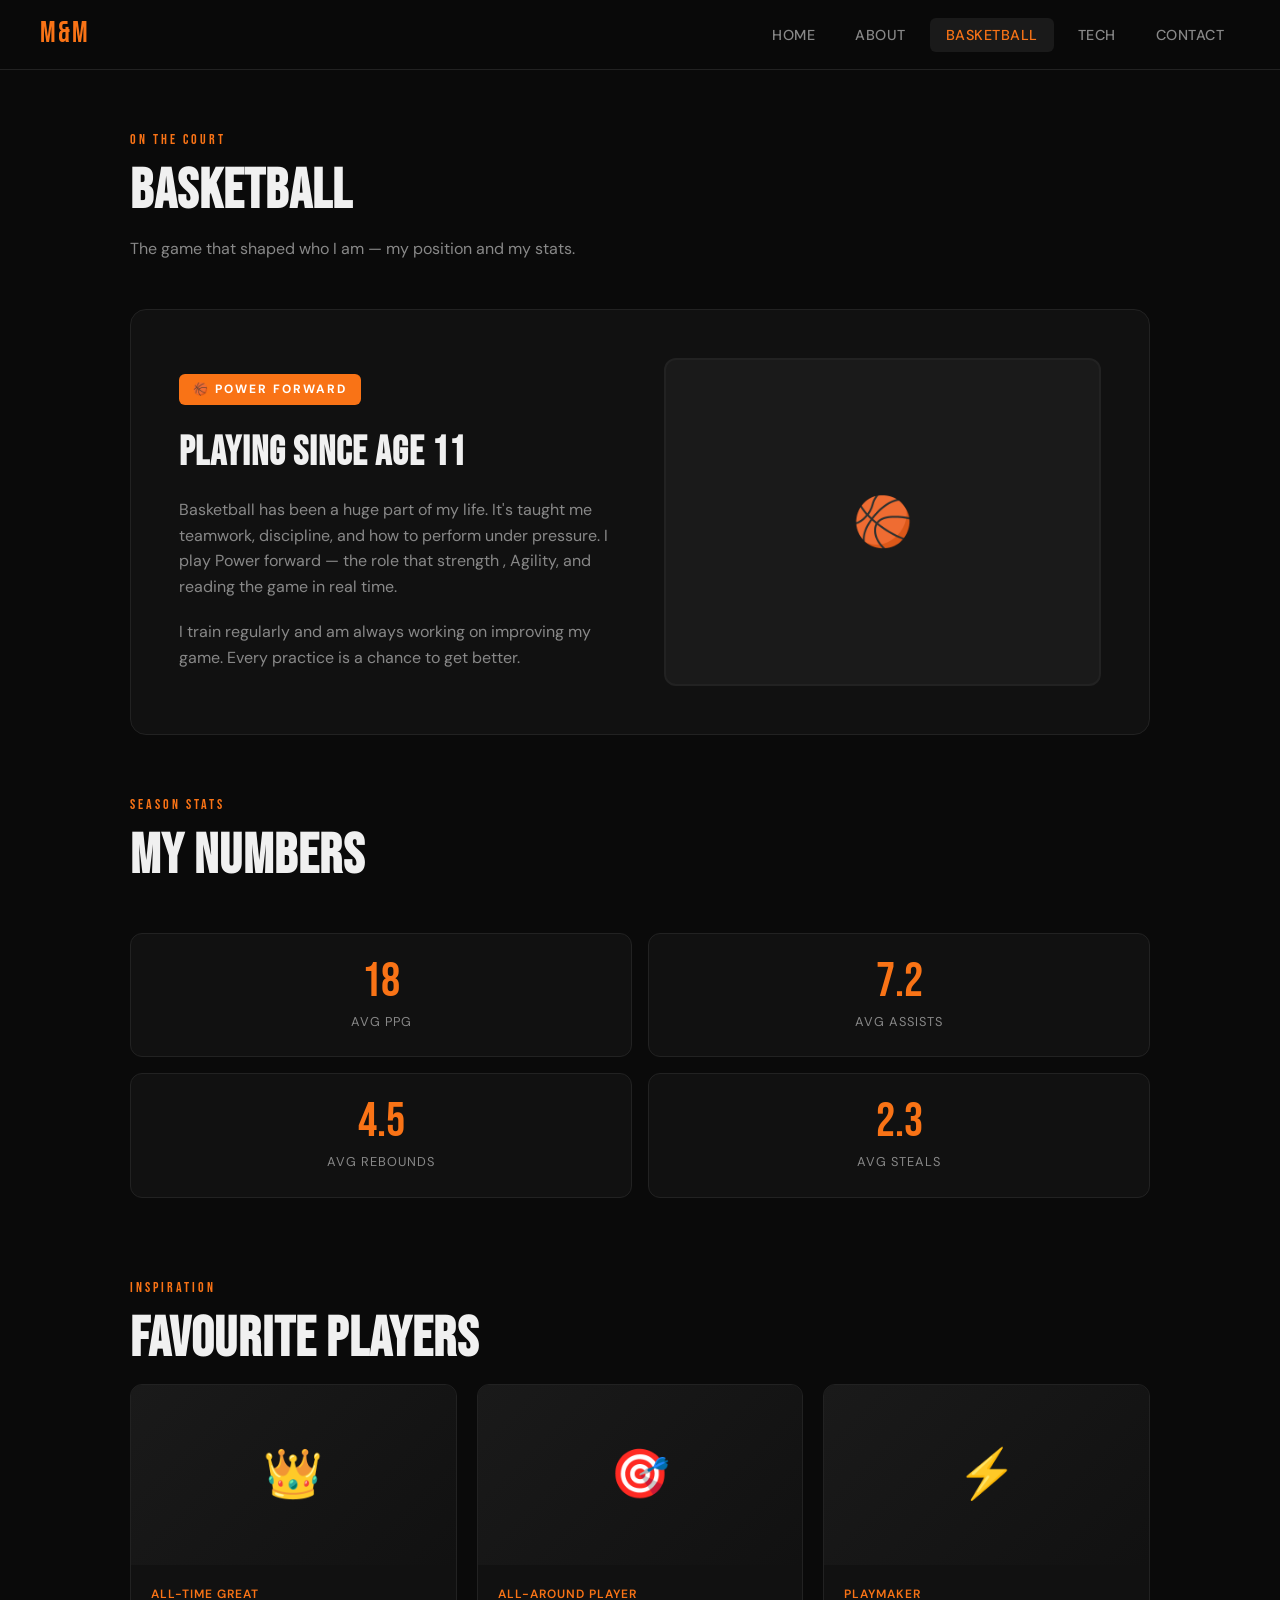
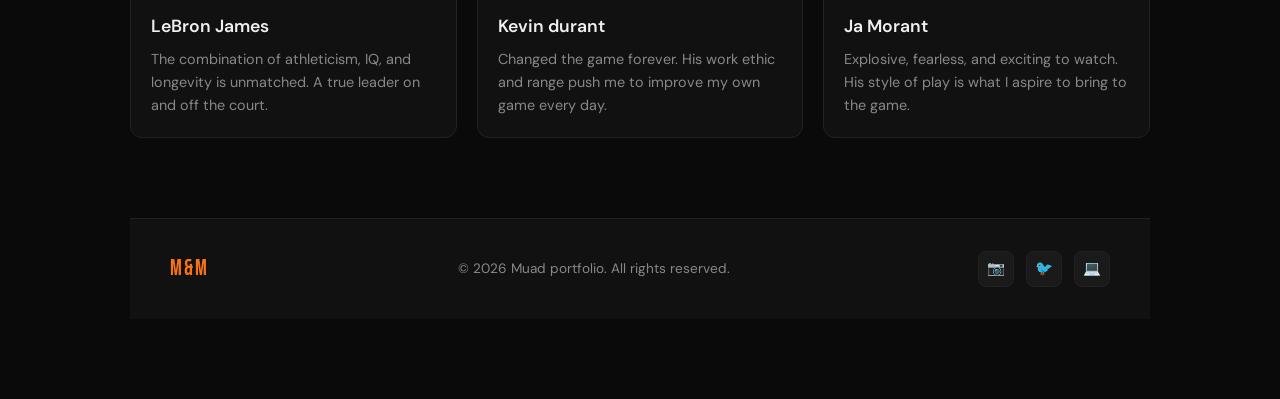
<file: basketball.html>
<!DOCTYPE html>
<html lang="en">
<head>
  <meta charset="UTF-8" />
  <meta name="viewport" content="width=device-width, initial-scale=1.0" />
  <title>My Portfolio – Basketball</title>
  <link rel="stylesheet" href="style.css" />
</head>
<body>

  <nav>
    <a href="index.html" class="nav-logo">M&M</a>
    <ul class="nav-links">
      <li><a href="index.html">Home</a></li>
      <li><a href="about.html">About</a></li>
      <li><a href="basketball.html">Basketball</a></li>
      <li><a href="tech.html">Tech</a></li>
      <li><a href="contact.html">Contact</a></li>
     
    </ul>
    <button class="hamburger" aria-label="Menu">
      <span></span><span></span><span></span>
    </button>
  </nav>

  <div class="page">
    <section class="section" style="padding-top: 60px;">
      <div class="section-label">On The Court</div>
      <h1 class="section-title reveal">Basketball</h1>
      <p class="section-desc reveal">The game that shaped who I am — my position and my stats.</p>

      <!-- FEATURED -->
      <div class="bball-hero reveal">
        <div>
          <div class="position-badge">🏀 Power Forward</div>
          <h2 style="font-family:'Bebas Neue',sans-serif; font-size:2.5rem; letter-spacing:1px; margin-bottom:12px;">
            Playing Since Age 11
          </h2>
          <p style="color:var(--muted); margin-bottom:20px;">
            Basketball has been a huge part of my life. It's taught me teamwork, discipline, and how to perform under pressure. I play Power forward — the role that strength , Agility, and reading the game in real time.
          </p>
          <p style="color:var(--muted);">
            I train regularly and am always working on improving my game. Every practice is a chance to get better.
          </p>
        </div>
        <div>
          <!-- Replace with your basketball photo:
               <img src="images/basketball.jpg" alt="Basketball" style="width:100%; border-radius:12px; border:2px solid var(--border);" /> -->
          <div style="width:100%; aspect-ratio:4/3; background:var(--surface2); border-radius:12px; border:2px solid var(--border); display:flex; flex-direction:column; align-items:center; justify-content:center; gap:10px; color:var(--muted); font-size:0.9rem;">
            <span style="font-size:3rem;">🏀</span>
    
          </div>
        </div>
      </div>

      <!-- STATS -->
      <div class="section-label reveal" style="margin-top:0;">Season Stats</div>
      <h2 class="section-title reveal" style="margin-bottom:24px;">My Numbers</h2>
      <div class="bball-stats reveal">
        <div class="bball-stat-card">
          <div class="num">18</div>
          <div class="lbl">Avg PPG</div>
        </div>
        <div class="bball-stat-card">
          <div class="num">7.2</div>
          <div class="lbl">Avg Assists</div>
        </div>
        <div class="bball-stat-card">
          <div class="num">4.5</div>
          <div class="lbl">Avg Rebounds</div>
        </div>
        <div class="bball-stat-card">
          <div class="num">2.3</div>
          <div class="lbl">Avg Steals</div>
        </div>
      </div>

      <!-- FAVOURITE PLAYERS -->
      <div style="margin-top: 80px;">
        <div class="section-label reveal">Inspiration</div>
        <h2 class="section-title reveal">Favourite Players</h2>
        <div class="card-grid">
          <div class="card reveal">
            <div class="card-img" style="height:180px; background:linear-gradient(135deg,#1a1a1a,#111); display:flex; align-items:center; justify-content:center; font-size:3rem;">👑</div>
            <div class="card-body">
              <div class="card-tag">All-Time Great</div>
              <h3>LeBron James</h3>
              <p>The combination of athleticism, IQ, and longevity is unmatched. A true leader on and off the court.</p>
            </div>
          </div>
          <div class="card reveal">
            <div class="card-img" style="height:180px; background:linear-gradient(135deg,#1a1a1a,#111); display:flex; align-items:center; justify-content:center; font-size:3rem;">🎯</div>
            <div class="card-body">
              <div class="card-tag">All-around player</div>
              <h3>Kevin durant</h3>
              <p>Changed the game forever. His work ethic and range push me to improve my own game every day.</p>
            </div>
          </div>
          <div class="card reveal">
            <div class="card-img" style="height:180px; background:linear-gradient(135deg,#1a1a1a,#111); display:flex; align-items:center; justify-content:center; font-size:3rem;">⚡</div>
            <div class="card-body">
              <div class="card-tag">Playmaker</div>
              <h3>Ja Morant</h3>
              <p>Explosive, fearless, and exciting to watch. His style of play is what I aspire to bring to the game.</p>
            </div>
          </div>
        </div>
      </div>

      <!-- GALLERY -->
      <div style="margin-top: 80px;">


    <footer>
      <div class="footer-logo">M&M</div>
      <p>&copy; 2026 Muad portfolio. All rights reserved.</p>
      <div class="footer-socials">
        <a href="#" title="Instagram">📷</a>
        <a href="#" title="Twitter / X">🐦</a>
        <a href="#" title="GitHub">💻</a>
      </div>
    </footer>
  </div>

  <div class="toast"></div>
  <script src="script.js"></script>
</body>
</html>
</file>
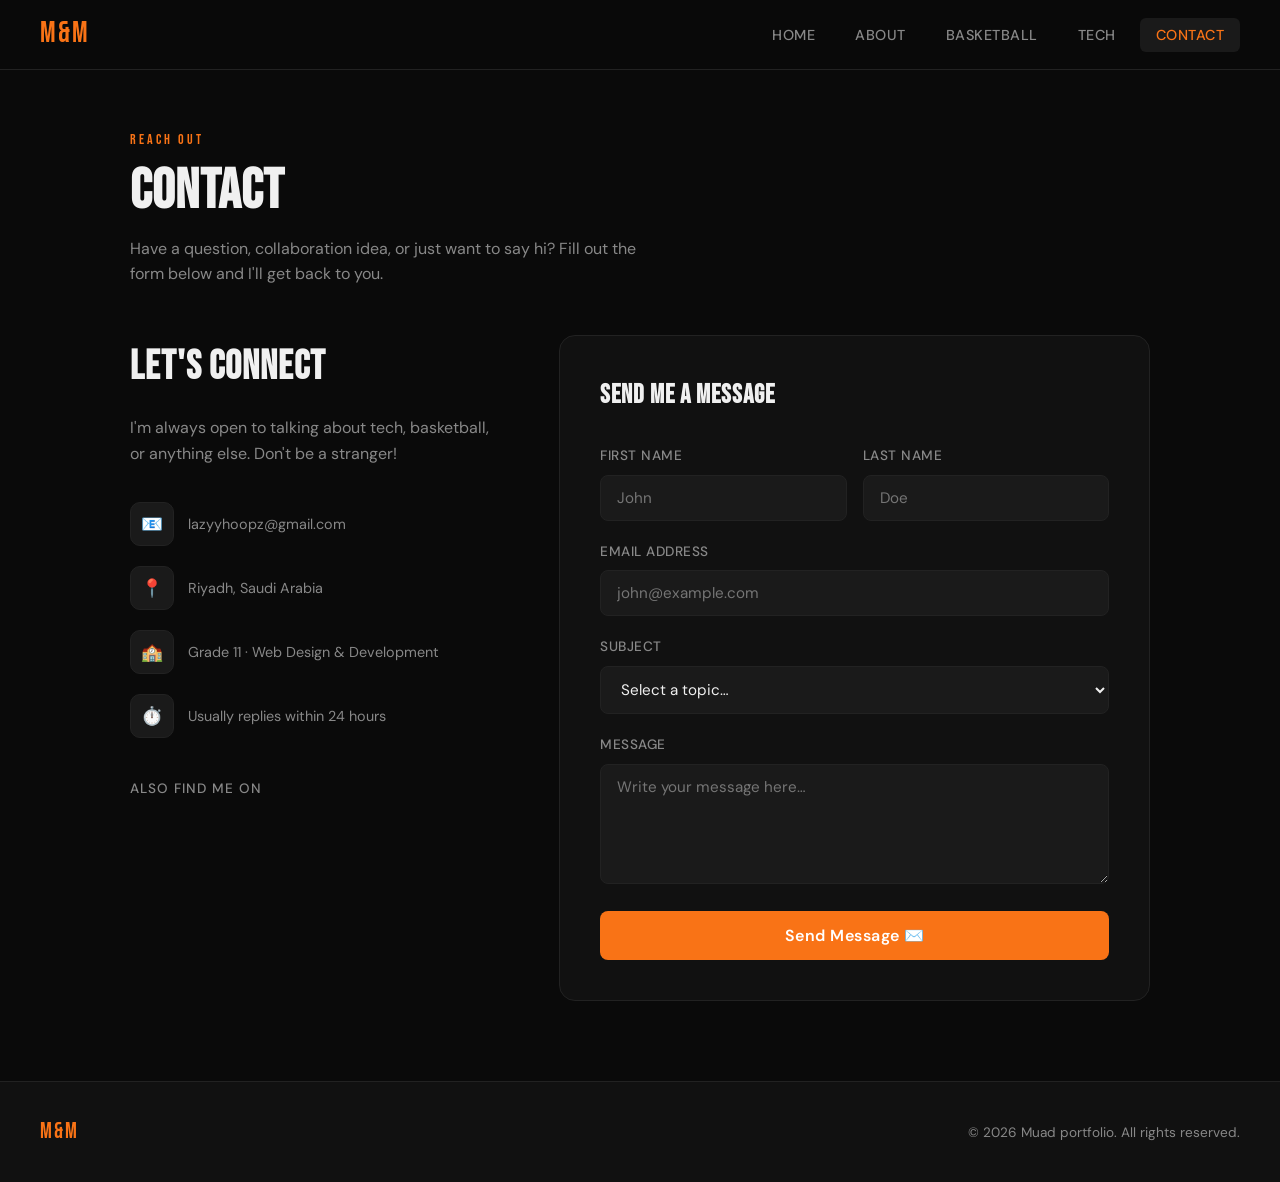
<file: contact.html>
<!DOCTYPE html>
<html lang="en">
<head>
  <meta charset="UTF-8" />
  <meta name="viewport" content="width=device-width, initial-scale=1.0" />
  <title>My Portfolio – Contact</title>
  <link rel="stylesheet" href="style.css" />
</head>
<body>

  <nav>
    <a href="index.html" class="nav-logo">M&M</a>
    <ul class="nav-links">
      <li><a href="index.html">Home</a></li>
      <li><a href="about.html">About</a></li>
      <li><a href="basketball.html">Basketball</a></li>
      <li><a href="tech.html">Tech</a></li>
      <li><a href="contact.html">Contact</a></li>
      
    <button class="hamburger" aria-label="Menu">
      <span></span><span></span><span></span>
    </button>
  </nav>

  <div class="page">
    <section class="section" style="padding-top: 60px;">
      <div class="section-label">Reach Out</div>
      <h1 class="section-title reveal">Contact</h1>
      <p class="section-desc reveal">Have a question, collaboration idea, or just want to say hi? Fill out the form below and I'll get back to you.</p>

      <div class="contact-grid">
        <!-- LEFT: INFO -->
        <div class="contact-info reveal">
          <h2>Let's Connect</h2>
          <p>I'm always open to talking about tech, basketball, or anything else. Don't be a stranger!</p>

          <div class="contact-item">
            <div class="contact-icon">📧</div>
            <span>lazyyhoopz@gmail.com</span>
          </div>
          <div class="contact-item">
            <div class="contact-icon">📍</div>
            <span>Riyadh, Saudi Arabia</span>
          </div>
          <div class="contact-item">
            <div class="contact-icon">🏫</div>
            <span>Grade 11 · Web Design & Development</span>
          </div>
          <div class="contact-item">
            <div class="contact-icon">⏱️</div>
            <span>Usually replies within 24 hours</span>
          </div>

          <div style="margin-top: 40px;">
            <p style="color:var(--muted); font-size:0.85rem; margin-bottom:14px; text-transform:uppercase; letter-spacing:1px; font-weight:500;">Also find me on</p>
      
          </div>
        </div>

        <!-- RIGHT: FORM -->
        <div class="contact-form reveal">
          <h3 style="font-family:'Bebas Neue',sans-serif; font-size:1.6rem; letter-spacing:1px; margin-bottom:28px;">Send Me a Message</h3>

          <form id="contactForm">
            <div class="form-row">
              <div class="form-group">
                <label for="firstName">First Name</label>
                <input type="text" id="firstName" name="firstName" placeholder="John" required />
              </div>
              <div class="form-group">
                <label for="lastName">Last Name</label>
                <input type="text" id="lastName" name="lastName" placeholder="Doe" required />
              </div>
            </div>

            <div class="form-group">
              <label for="email">Email Address</label>
              <input type="email" id="email" name="email" placeholder="john@example.com" required />
            </div>

            <div class="form-group">
              <label for="subject">Subject</label>
              <select id="subject" name="subject">
                <option value="">Select a topic…</option>
                <option value="general">General Hello</option>
                <option value="tech">Tech / Web Dev</option>
                <option value="basketball">Basketball</option>
                <option value="collab">Collaboration</option>
                <option value="other">Other</option>
              </select>
            </div>

            <div class="form-group">
              <label for="message">Message</label>
              <textarea id="message" name="message" placeholder="Write your message here…" required></textarea>
            </div>

            <button type="submit" class="btn form-submit">Send Message ✉️</button>
          </form>
        </div>
      </div>
    </section>

    <footer>
      <div class="footer-logo">M&M</div>
      <p>&copy; 2026 Muad portfolio. All rights reserved.</p>
    
    </footer>
  </div>

  <div class="toast"></div>
  <script src="script.js"></script>
</body>
</html>
</file>
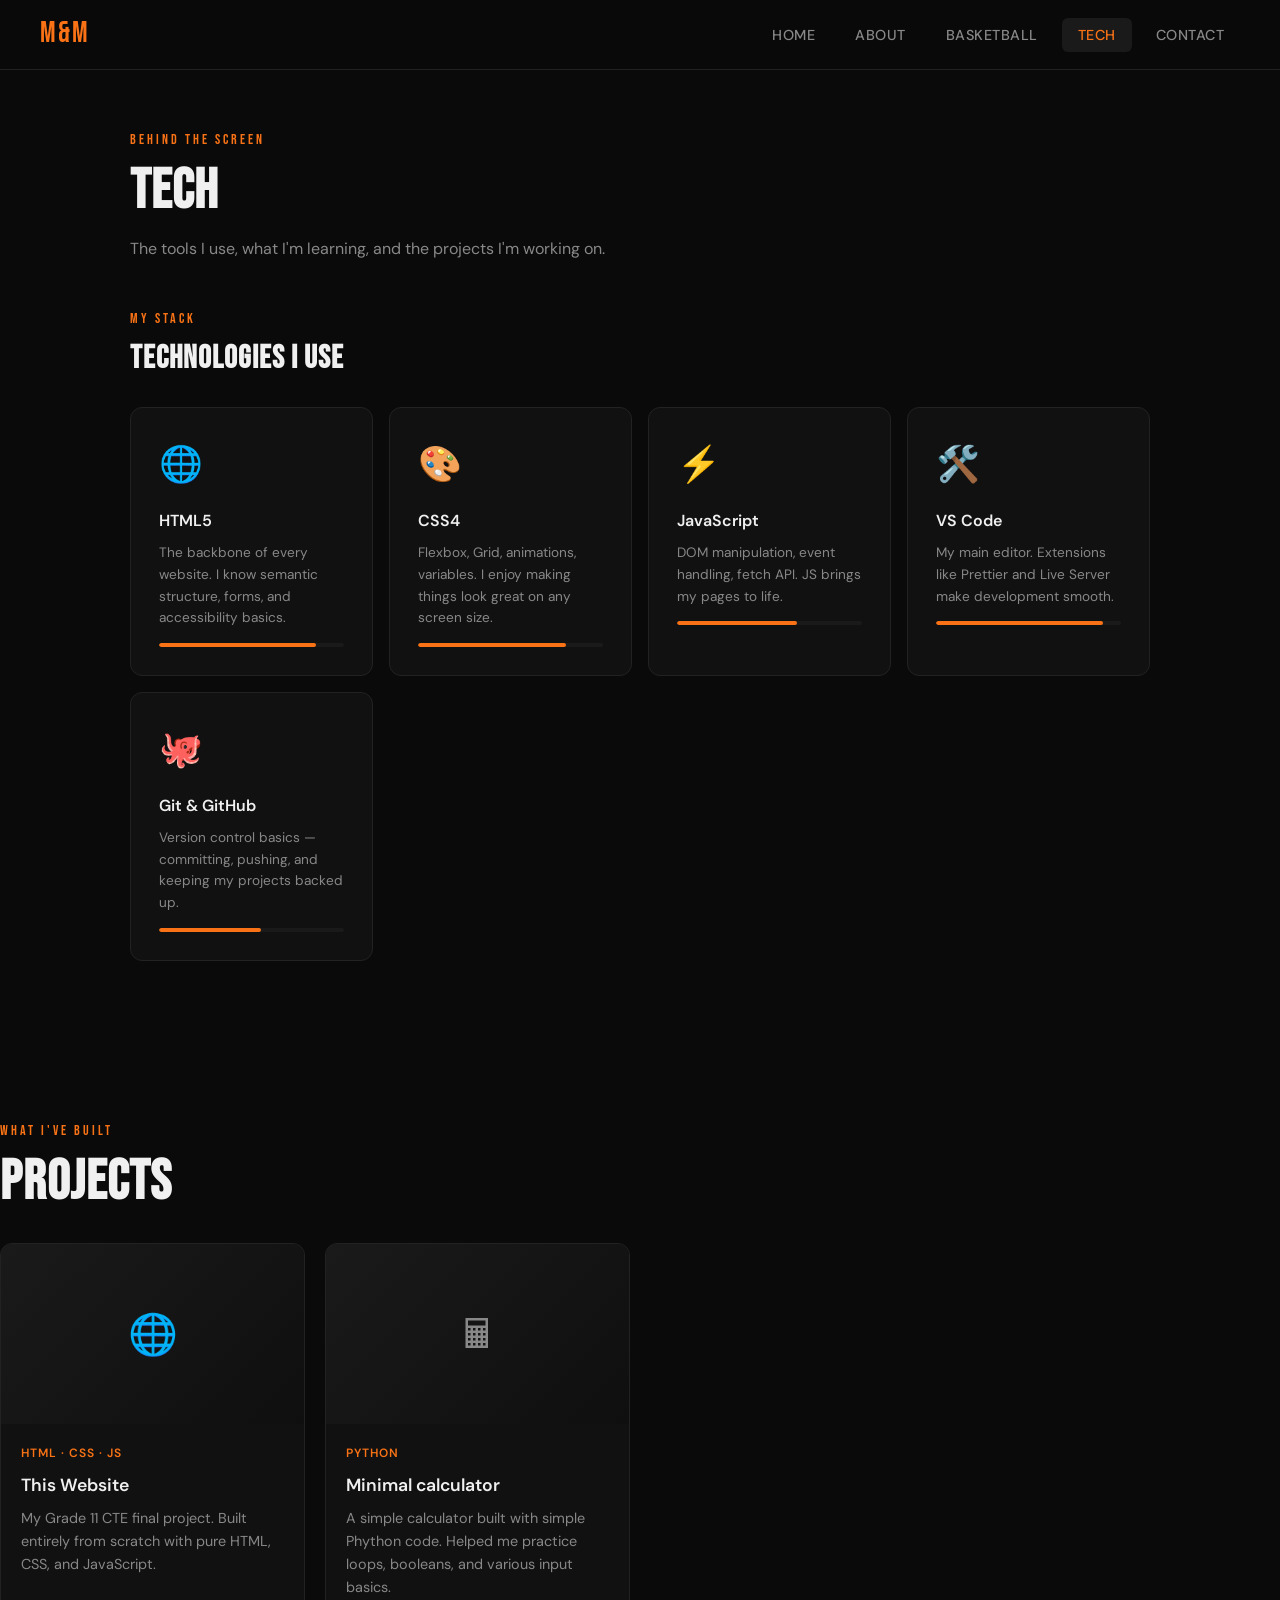
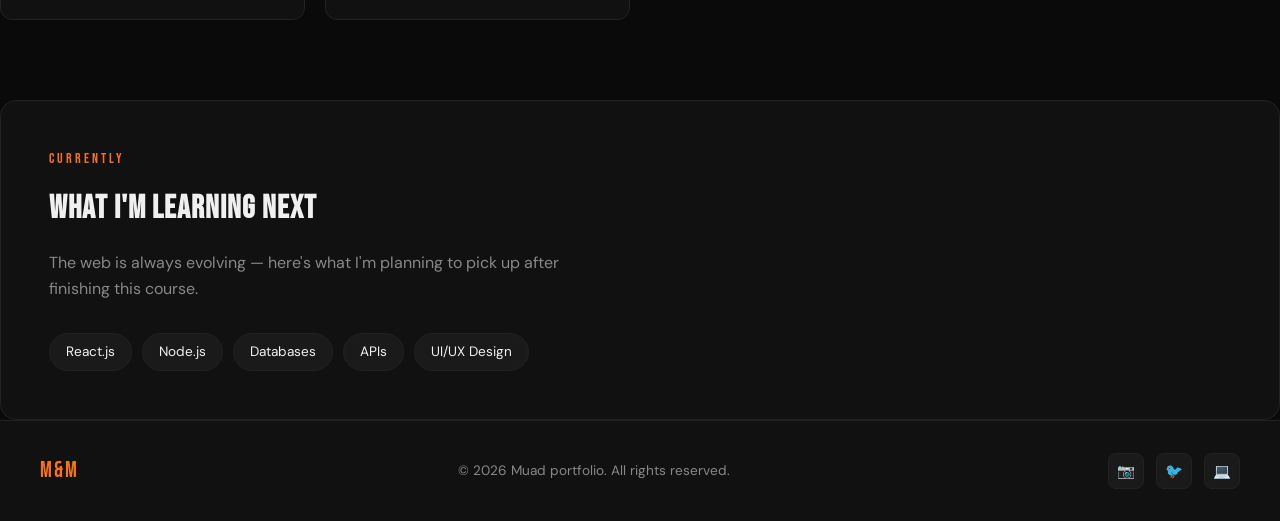
<file: tech.html>
<!DOCTYPE html>
<html lang="en">
<head>
  <meta charset="UTF-8" />
  <meta name="viewport" content="width=device-width, initial-scale=1.0" />
  <title>My Portfolio – Tech</title>
  <link rel="stylesheet" href="style.css" />
</head>
<body>

  <nav>
    <a href="index.html" class="nav-logo">M&M</a>
    <ul class="nav-links">
      <li><a href="index.html">Home</a></li>
      <li><a href="about.html">About</a></li>
      <li><a href="basketball.html">Basketball</a></li>
      <li><a href="tech.html">Tech</a></li>
      <li><a href="contact.html">Contact</a></li>
     
    </ul>
    <button class="hamburger" aria-label="Menu">
      <span></span><span></span><span></span>
    </button>
  </nav>

  <div class="page">
    <section class="section" style="padding-top: 60px;">
      <div class="section-label">Behind The Screen</div>
      <h1 class="section-title reveal">Tech</h1>
      <p class="section-desc reveal">The tools I use, what I'm learning, and the projects I'm working on.</p>

      <!-- SKILLS -->
      <div class="section-label reveal">My Stack</div>
      <h2 class="section-title reveal" style="font-size:2rem; margin-bottom:32px;">Technologies I Use</h2>

      <div class="tech-grid">
        <div class="tech-card reveal">
          <div class="tech-icon">🌐</div>
          <h3>HTML5</h3>
          <p>The backbone of every website. I know semantic structure, forms, and accessibility basics.</p>
          <div class="progress-bar-wrap">
            <div class="progress-bar" data-w="85%"></div>
          </div>
        </div>
        <div class="tech-card reveal">
          <div class="tech-icon">🎨</div>
          <h3>CSS4</h3>
          <p>Flexbox, Grid, animations, variables. I enjoy making things look great on any screen size.</p>
          <div class="progress-bar-wrap">
            <div class="progress-bar" data-w="80%"></div>
          </div>
        </div>
        <div class="tech-card reveal">
          <div class="tech-icon">⚡</div>
          <h3>JavaScript</h3>
          <p>DOM manipulation, event handling, fetch API. JS brings my pages to life.</p>
          <div class="progress-bar-wrap">
            <div class="progress-bar" data-w="65%"></div>
          </div>
        </div>
        <div class="tech-card reveal">
          <div class="tech-icon">🛠️</div>
          <h3>VS Code</h3>
          <p>My main editor. Extensions like Prettier and Live Server make development smooth.</p>
          <div class="progress-bar-wrap">
            <div class="progress-bar" data-w="90%"></div>
          </div>
        </div>
        <div class="tech-card reveal">
          <div class="tech-icon">🐙</div>
          <h3>Git & GitHub</h3>
          <p>Version control basics — committing, pushing, and keeping my projects backed up.</p>
          <div class="progress-bar-wrap">
            <div class="progress-bar" data-w="55%"></div>
          </div>
        </div>
        
      
        </div>
      </div>

      <!-- PROJECTS -->
      <div style="margin-top: 80px;">
        <div class="section-label reveal">What I've Built</div>
        <h2 class="section-title reveal" style="margin-bottom:32px;">Projects</h2>
        <div class="card-grid">
          <div class="card reveal">
            <div class="card-img" style="height:180px; background:linear-gradient(135deg,#1a1a1a,#0f0f0f); display:flex; align-items:center; justify-content:center; font-size:2.5rem;">🌐</div>
            <div class="card-body">
              <div class="card-tag">HTML · CSS · JS</div>
              <h3>This Website</h3>
              <p>My Grade 11 CTE final project. Built entirely from scratch with pure HTML, CSS, and JavaScript.</p>
            </div>
          </div>
          <div class="card reveal">
            <!-- Replace with a project screenshot:
                 <img src="images/project2.jpg" alt="Project 2" class="card-img" /> -->
            <div class="card-img" style="height:180px; background:linear-gradient(135deg,#1a1a1a,#0f0f0f); display:flex; align-items:center; justify-content:center; font-size:2.5rem;">🖩</div>
            <div class="card-body">
              <div class="card-tag">Python</div>
              <h3>Minimal calculator</h3>
              <p>A simple calculator built with simple Phython code. Helped me practice loops, booleans, and various input basics.</p>
            </div>
          </div>

          </div>
        </div>
      </div>

      <!-- LEARNING -->
      <div style="margin-top:80px; background:var(--surface); border:1px solid var(--border); border-radius:16px; padding:48px;" class="reveal">
        <div class="section-label">Currently</div>
        <h2 style="font-family:'Bebas Neue',sans-serif; font-size:2rem; letter-spacing:1px; margin-bottom:16px;">What I'm Learning Next</h2>
        <p style="color:var(--muted); margin-bottom:32px; max-width:520px;">
          The web is always evolving — here's what I'm planning to pick up after finishing this course.
        </p>
        <div class="skills-list">
          <span class="skill-tag">React.js</span>
          <span class="skill-tag">Node.js</span>
          <span class="skill-tag">Databases</span>
          <span class="skill-tag">APIs</span>
          <span class="skill-tag">UI/UX Design</span>
          
        </div>
      </div>
    </section>

    <footer>
      <div class="footer-logo">M&M</div>
      <p>&copy; 2026 Muad portfolio. All rights reserved.</p>
      <div class="footer-socials">
        <a href="#" title="Instagram">📷</a>
        <a href="#" title="Twitter / X">🐦</a>
        <a href="#" title="GitHub">💻</a>
      </div>
    </footer>
  </div>

  <div class="toast"></div>
  <script src="script.js"></script>
</body>
</html>
</file>
<file: style.css>
@import url('https://fonts.googleapis.com/css2?family=Bebas+Neue&family=DM+Sans:wght@300;400;500;600&display=swap');

:root {
  --bg: #0a0a0a;
  --surface: #111111;
  --surface2: #1a1a1a;
  --accent: #f97316;
  --accent2: #fb923c;
  --text: #f0f0f0;
  --muted: #888;
  --border: #222;
  --nav-h: 70px;
}

* {
  margin: 0;
  padding: 0;
  box-sizing: border-box;
}

html {
  scroll-behavior: smooth;
}

body {
  background: var(--bg);
  color: var(--text);
  font-family: 'DM Sans', sans-serif;
  font-size: 16px;
  line-height: 1.6;
  min-height: 100vh;
}

/* ── NAV ── */
nav {
  position: fixed;
  top: 0;
  left: 0;
  right: 0;
  z-index: 100;
  height: var(--nav-h);
  background: rgba(10,10,10,0.92);
  backdrop-filter: blur(12px);
  border-bottom: 1px solid var(--border);
  display: flex;
  align-items: center;
  justify-content: space-between;
  padding: 0 40px;
}

.nav-logo {
  font-family: 'Bebas Neue', sans-serif;
  font-size: 1.8rem;
  color: var(--accent);
  letter-spacing: 2px;
  text-decoration: none;
}

.nav-links {
  display: flex;
  gap: 8px;
  list-style: none;
}

.nav-links a {
  text-decoration: none;
  color: var(--muted);
  font-weight: 500;
  font-size: 0.9rem;
  letter-spacing: 0.5px;
  padding: 8px 16px;
  border-radius: 6px;
  transition: color 0.2s, background 0.2s;
  text-transform: uppercase;
}

.nav-links a:hover,
.nav-links a.active {
  color: var(--text);
  background: var(--surface2);
}

.nav-links a.active {
  color: var(--accent);
}

.hamburger {
  display: none;
  flex-direction: column;
  gap: 5px;
  cursor: pointer;
  background: none;
  border: none;
  padding: 4px;
}

.hamburger span {
  display: block;
  width: 24px;
  height: 2px;
  background: var(--text);
  transition: all 0.3s;
}

/* ── PAGE WRAPPER ── */
.page {
  padding-top: var(--nav-h);
  min-height: 100vh;
}

/* ── HERO ── */
.hero {
  min-height: calc(100vh - var(--nav-h));
  display: flex;
  align-items: center;
  padding: 60px 40px;
  position: relative;
  overflow: hidden;
}

.hero::before {
  content: '';
  position: absolute;
  top: -200px;
  right: -200px;
  width: 600px;
  height: 600px;
  background: radial-gradient(circle, rgba(249,115,22,0.12) 0%, transparent 70%);
  pointer-events: none;
}

.hero-content {
  max-width: 700px;
  animation: fadeUp 0.8s ease both;
}

.hero-tag {
  display: inline-block;
  background: rgba(249,115,22,0.15);
  color: var(--accent);
  border: 1px solid rgba(249,115,22,0.3);
  padding: 6px 16px;
  border-radius: 100px;
  font-size: 0.8rem;
  font-weight: 600;
  letter-spacing: 1px;
  text-transform: uppercase;
  margin-bottom: 24px;
}

.hero h1 {
  font-family: 'Bebas Neue', sans-serif;
  font-size: clamp(3.5rem, 10vw, 7rem);
  line-height: 0.95;
  letter-spacing: 2px;
  margin-bottom: 24px;
}

.hero h1 span {
  color: var(--accent);
}

.hero p {
  font-size: 1.1rem;
  color: var(--muted);
  max-width: 500px;
  margin-bottom: 36px;
}

.btn {
  display: inline-block;
  padding: 14px 32px;
  background: var(--accent);
  color: #fff;
  font-family: 'DM Sans', sans-serif;
  font-weight: 600;
  font-size: 0.9rem;
  text-decoration: none;
  border-radius: 8px;
  border: none;
  cursor: pointer;
  transition: background 0.2s, transform 0.15s;
  letter-spacing: 0.5px;
}

.btn:hover {
  background: var(--accent2);
  transform: translateY(-2px);
}

.btn-outline {
  background: transparent;
  border: 1.5px solid var(--border);
  color: var(--text);
  margin-left: 12px;
}

.btn-outline:hover {
  border-color: var(--accent);
  color: var(--accent);
  background: transparent;
}

.hero-img-wrap {
  position: absolute;
  right: 80px;
  top: 50%;
  transform: translateY(-50%);
  animation: fadeIn 1s ease 0.3s both;
}

.hero-img-wrap img {
  width: 340px;
  height: 420px;
  object-fit: cover;
  border-radius: 16px;
  border: 2px solid var(--border);
  box-shadow: 0 40px 80px rgba(0,0,0,0.6);
}

.hero-img-placeholder {
  width: 340px;
  height: 420px;
  border-radius: 16px;
  border: 2px solid var(--border);
  background: var(--surface2);
  display: flex;
  flex-direction: column;
  align-items: center;
  justify-content: center;
  gap: 12px;
  color: var(--muted);
  font-size: 0.9rem;
}

.hero-img-placeholder svg {
  opacity: 0.3;
}

/* ── SECTIONS ── */
.section {
  padding: 80px 40px;
  max-width: 1100px;
  margin: 0 auto;
}

.section-label {
  font-family: 'Bebas Neue', sans-serif;
  font-size: 0.85rem;
  letter-spacing: 3px;
  color: var(--accent);
  margin-bottom: 12px;
  text-transform: uppercase;
}

.section-title {
  font-family: 'Bebas Neue', sans-serif;
  font-size: clamp(2rem, 5vw, 3.5rem);
  line-height: 1;
  letter-spacing: 1px;
  margin-bottom: 16px;
}

.section-desc {
  color: var(--muted);
  max-width: 520px;
  margin-bottom: 48px;
}

/* ── CARDS ── */
.card-grid {
  display: grid;
  grid-template-columns: repeat(auto-fill, minmax(280px, 1fr));
  gap: 20px;
}

.card {
  background: var(--surface);
  border: 1px solid var(--border);
  border-radius: 12px;
  overflow: hidden;
  transition: transform 0.25s, border-color 0.25s;
}

.card:hover {
  transform: translateY(-4px);
  border-color: var(--accent);
}

.card-img {
  width: 100%;
  height: 200px;
  object-fit: cover;
  background: var(--surface2);
  display: flex;
  align-items: center;
  justify-content: center;
  color: var(--muted);
  font-size: 0.85rem;
}

.card-img img {
  width: 100%;
  height: 200px;
  object-fit: cover;
}

.card-body {
  padding: 20px;
}

.card-tag {
  font-size: 0.75rem;
  font-weight: 600;
  color: var(--accent);
  text-transform: uppercase;
  letter-spacing: 1px;
  margin-bottom: 8px;
}

.card-body h3 {
  font-size: 1.1rem;
  font-weight: 600;
  margin-bottom: 8px;
}

.card-body p {
  font-size: 0.9rem;
  color: var(--muted);
}

/* ── ABOUT PAGE ── */
.about-grid {
  display: grid;
  grid-template-columns: 1fr 1fr;
  gap: 60px;
  align-items: center;
}

.about-photo {
  position: relative;
}

.about-photo img {
  width: 100%;
  border-radius: 16px;
  border: 2px solid var(--border);
}

.about-photo-placeholder {
  width: 100%;
  aspect-ratio: 3/4;
  border-radius: 16px;
  border: 2px solid var(--border);
  background: var(--surface2);
  display: flex;
  flex-direction: column;
  align-items: center;
  justify-content: center;
  gap: 12px;
  color: var(--muted);
  font-size: 0.9rem;
}

.about-photo::after {
  content: '';
  position: absolute;
  inset: 12px -12px -12px 12px;
  border-radius: 16px;
  border: 1.5px solid rgba(249,115,22,0.3);
  z-index: -1;
}

.stat-row {
  display: flex;
  gap: 32px;
  margin-top: 40px;
}

.stat {
  text-align: left;
}

.stat-num {
  font-family: 'Bebas Neue', sans-serif;
  font-size: 2.5rem;
  color: var(--accent);
  line-height: 1;
}

.stat-label {
  font-size: 0.8rem;
  color: var(--muted);
  text-transform: uppercase;
  letter-spacing: 1px;
  margin-top: 4px;
}

/* Skills list */
.skills-list {
  display: flex;
  flex-wrap: wrap;
  gap: 10px;
  margin-top: 24px;
}

.skill-tag {
  padding: 7px 16px;
  background: var(--surface2);
  border: 1px solid var(--border);
  border-radius: 100px;
  font-size: 0.85rem;
  color: var(--text);
  transition: border-color 0.2s, color 0.2s;
}

.skill-tag:hover {
  border-color: var(--accent);
  color: var(--accent);
}

/* ── BASKETBALL PAGE ── */
.bball-hero {
  background: var(--surface);
  border: 1px solid var(--border);
  border-radius: 16px;
  padding: 48px;
  display: grid;
  grid-template-columns: 1fr 1fr;
  gap: 48px;
  align-items: center;
  margin-bottom: 60px;
}

.bball-stats {
  display: grid;
  grid-template-columns: 1fr 1fr;
  gap: 16px;
  margin-top: 48px;
}

.bball-stat-card {
  background: var(--surface);
  border: 1px solid var(--border);
  border-radius: 12px;
  padding: 24px;
  text-align: center;
}

.bball-stat-card .num {
  font-family: 'Bebas Neue', sans-serif;
  font-size: 3rem;
  color: var(--accent);
  line-height: 1;
}

.bball-stat-card .lbl {
  font-size: 0.8rem;
  color: var(--muted);
  text-transform: uppercase;
  letter-spacing: 1px;
  margin-top: 6px;
}

.position-badge {
  display: inline-block;
  background: var(--accent);
  color: #fff;
  font-weight: 700;
  font-size: 0.75rem;
  letter-spacing: 2px;
  text-transform: uppercase;
  padding: 6px 14px;
  border-radius: 6px;
  margin-bottom: 16px;
}

/* ── TECH PAGE ── */
.tech-grid {
  display: grid;
  grid-template-columns: repeat(auto-fill, minmax(240px, 1fr));
  gap: 16px;
}

.tech-card {
  background: var(--surface);
  border: 1px solid var(--border);
  border-radius: 12px;
  padding: 28px;
  transition: transform 0.2s, border-color 0.2s;
}

.tech-card:hover {
  transform: translateY(-4px);
  border-color: var(--accent);
}

.tech-icon {
  font-size: 2.2rem;
  margin-bottom: 16px;
}

.tech-card h3 {
  font-size: 1rem;
  font-weight: 600;
  margin-bottom: 8px;
}

.tech-card p {
  font-size: 0.85rem;
  color: var(--muted);
}

.progress-bar-wrap {
  margin-top: 14px;
  background: var(--surface2);
  border-radius: 100px;
  height: 4px;
  overflow: hidden;
}

.progress-bar {
  height: 100%;
  background: var(--accent);
  border-radius: 100px;
  width: 0;
  transition: width 1s ease;
}

/* ── CONTACT PAGE ── */
.contact-grid {
  display: grid;
  grid-template-columns: 1fr 1.6fr;
  gap: 60px;
  align-items: start;
}

.contact-info h2 {
  font-family: 'Bebas Neue', sans-serif;
  font-size: 2.5rem;
  letter-spacing: 1px;
  margin-bottom: 16px;
}

.contact-info p {
  color: var(--muted);
  margin-bottom: 36px;
}

.contact-item {
  display: flex;
  align-items: center;
  gap: 14px;
  margin-bottom: 20px;
}

.contact-icon {
  width: 44px;
  height: 44px;
  background: var(--surface2);
  border: 1px solid var(--border);
  border-radius: 10px;
  display: flex;
  align-items: center;
  justify-content: center;
  font-size: 1.1rem;
  flex-shrink: 0;
}

.contact-item span {
  color: var(--muted);
  font-size: 0.9rem;
}

/* Form */
.contact-form {
  background: var(--surface);
  border: 1px solid var(--border);
  border-radius: 16px;
  padding: 40px;
}

.form-row {
  display: grid;
  grid-template-columns: 1fr 1fr;
  gap: 16px;
}

.form-group {
  margin-bottom: 20px;
}

.form-group label {
  display: block;
  font-size: 0.85rem;
  font-weight: 500;
  color: var(--muted);
  margin-bottom: 8px;
  text-transform: uppercase;
  letter-spacing: 0.5px;
}

.form-group input,
.form-group textarea,
.form-group select {
  width: 100%;
  background: var(--surface2);
  border: 1.5px solid var(--border);
  color: var(--text);
  font-family: 'DM Sans', sans-serif;
  font-size: 0.95rem;
  padding: 12px 16px;
  border-radius: 8px;
  outline: none;
  transition: border-color 0.2s;
}

.form-group input:focus,
.form-group textarea:focus,
.form-group select:focus {
  border-color: var(--accent);
}

.form-group textarea {
  resize: vertical;
  min-height: 120px;
}

.form-submit {
  width: 100%;
  padding: 14px;
  font-size: 1rem;
}

/* ── FOOTER ── */
footer {
  background: var(--surface);
  border-top: 1px solid var(--border);
  padding: 32px 40px;
  display: flex;
  align-items: center;
  justify-content: space-between;
  flex-wrap: wrap;
  gap: 16px;
}

.footer-logo {
  font-family: 'Bebas Neue', sans-serif;
  font-size: 1.4rem;
  color: var(--accent);
  letter-spacing: 2px;
}

footer p {
  color: var(--muted);
  font-size: 0.85rem;
}

.footer-socials {
  display: flex;
  gap: 12px;
}

.footer-socials a {
  width: 36px;
  height: 36px;
  background: var(--surface2);
  border: 1px solid var(--border);
  border-radius: 8px;
  display: flex;
  align-items: center;
  justify-content: center;
  text-decoration: none;
  font-size: 0.9rem;
  color: var(--muted);
  transition: border-color 0.2s, color 0.2s;
}

.footer-socials a:hover {
  border-color: var(--accent);
  color: var(--accent);
}

/* ── TOAST ── */
.toast {
  position: fixed;
  bottom: 30px;
  right: 30px;
  background: var(--surface);
  border: 1px solid var(--accent);
  color: var(--text);
  padding: 14px 24px;
  border-radius: 10px;
  font-size: 0.9rem;
  font-weight: 500;
  z-index: 999;
  opacity: 0;
  transform: translateY(20px);
  transition: opacity 0.3s, transform 0.3s;
  pointer-events: none;
}

.toast.show {
  opacity: 1;
  transform: translateY(0);
}

/* ── ANIMATIONS ── */
@keyframes fadeUp {
  from { opacity: 0; transform: translateY(30px); }
  to   { opacity: 1; transform: translateY(0); }
}

@keyframes fadeIn {
  from { opacity: 0; }
  to   { opacity: 1; }
}


.reveal {
  opacity: 0;
  transform: translateY(24px);
  transition: opacity 0.6s ease, transform 0.6s ease;
}

.reveal.visible {
  opacity: 1;
  transform: translateY(0);
}

/* ── RESPONSIVE ── */
@media (max-width: 900px) {
  .hero-img-wrap { display: none; }
  .about-grid, .contact-grid, .bball-hero { grid-template-columns: 1fr; }
  .form-row { grid-template-columns: 1fr; }
}

@media (max-width: 640px) {
  nav { padding: 0 20px; }
  .nav-links { display: none; position: fixed; top: var(--nav-h); left: 0; right: 0; flex-direction: column; background: var(--bg); padding: 16px; border-bottom: 1px solid var(--border); gap: 4px; }
  .nav-links.open { display: flex; }
  .hamburger { display: flex; }
  .hero, .section { padding-left: 20px; padding-right: 20px; }
  footer { padding: 24px 20px; }
  .contact-form { padding: 24px; }
  .bball-stats { grid-template-columns: 1fr 1fr; }
}
</file>
